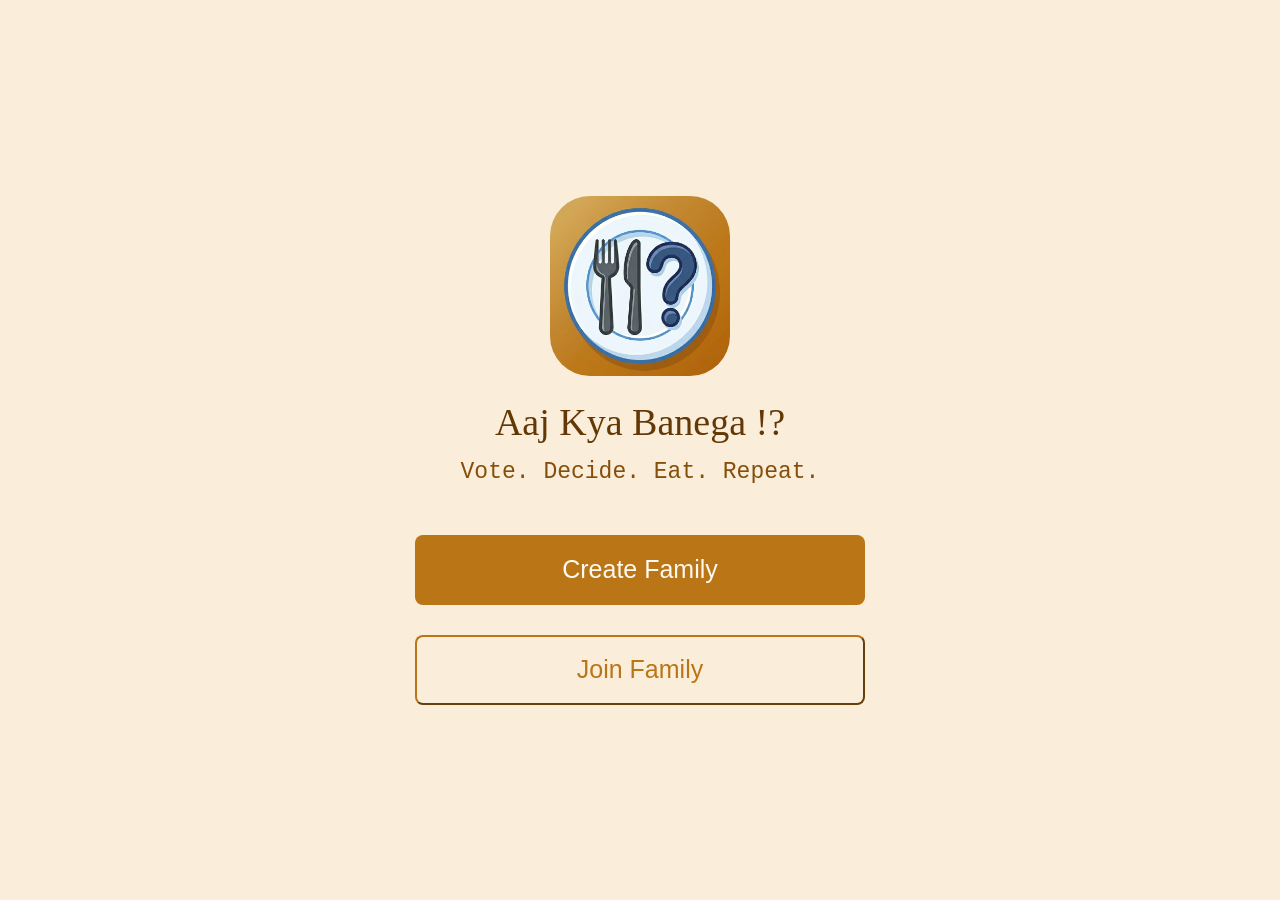
<file: index.html>
<!DOCTYPE html>
<html lang="en">
<head>
    <meta charset="UTF-8">
    <meta name="viewport" content="width=device-width, initial-scale=1.0">
    <title>Meal generator</title>
    <link rel="stylesheet" href="style.css">
</head>
<body class ="page-index">
    <div class="container">
        <div class="heading">
            <img src="app icon.png" alt="" id ='appIcon'>
            
            <div class="appName">
                Aaj Kya Banega !?
            </div>

            <div class="tagLine">
                    Vote. Decide. Eat. Repeat.
            </div>
        
        </div>

        <div class="buttons">
            <div>
                <button id="btn1" onclick="window.location.href='create.html'">Create Family</button>
            </div>
            <div>
                <button id="btn2" onclick="window.location.href='join.html'">Join Family</button>
            </div>
        </div>

    </div>

</body>
</html>
</file>
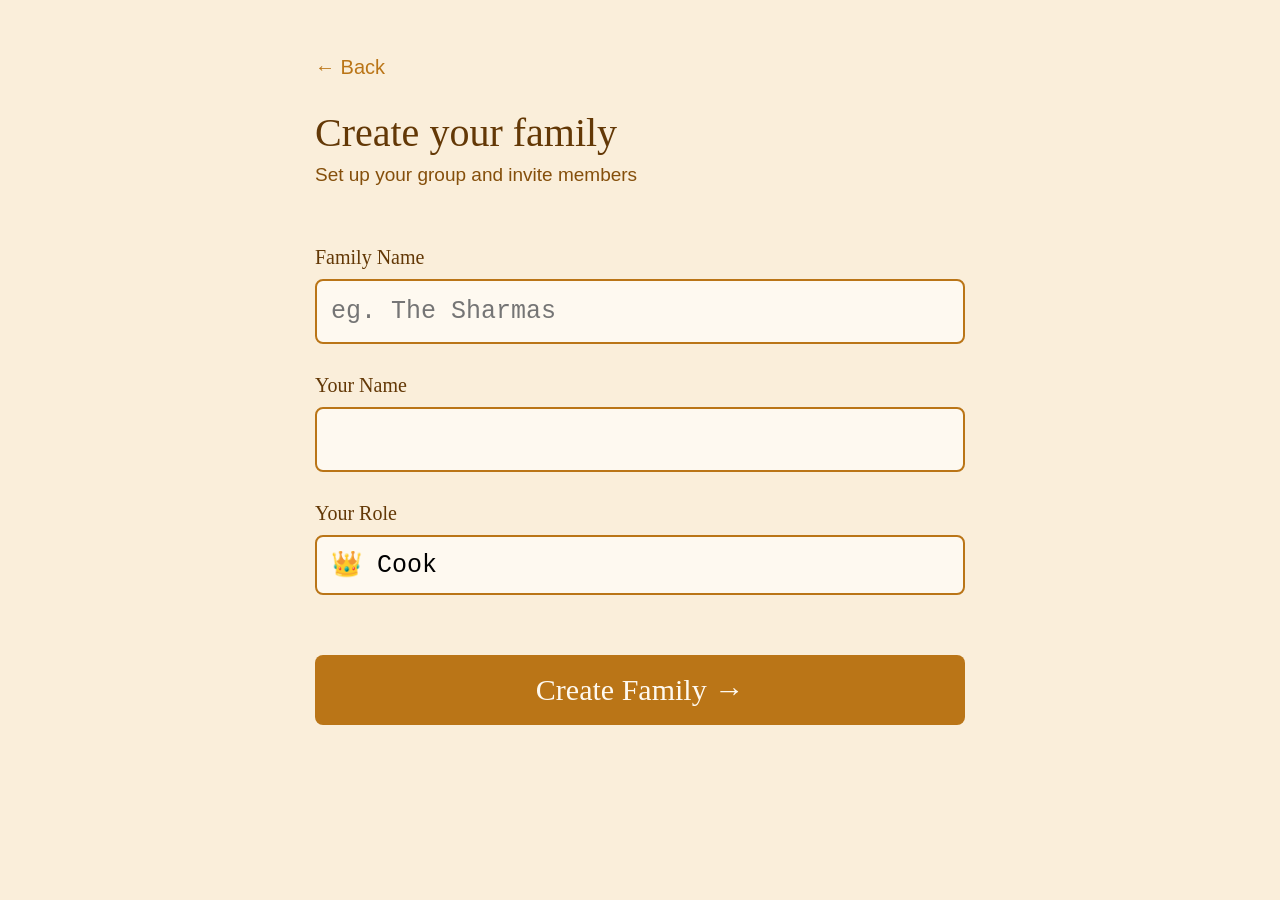
<file: create.html>
<!DOCTYPE html>
<html lang="en">
<head>
    <meta charset="UTF-8">
    <meta name="viewport" content="width=device-width, initial-scale=1.0">
    <title>Create and Register your family!</title>

    <link rel="stylesheet" href="style.css">
    
</head>
<body class = "page-create">
    
    <div class="createContainer">
        <nav class ="back" onclick="window.location.href='index.html'">
            ← Back
        </nav>

        <div class="create-heading">
            <div id="main-heading">
            Create your family
            </div>
            
            <div id="sub-heading">
            Set up your group and invite members
            </div>
        </div>

        <form class="register-form">

            <div class="fam-name">
                <label for="famName">Family Name</label>
                
                <input type="text" placeholder="eg. The Sharmas" id ="famName">
            </div>

            <div class="your-name">
                <label for="yourName">Your Name</label>
                
                <input type="text" id="yourName">
            </div>
            <div class="your-role">
                <label for="yourRole">Your Role</label>
                <select id = "yourRole">
                    <option value="cook">👑 Cook</option>
                    <option value="member">👨‍👩‍👧 Member</option>
                </select>
            </div>
            
            <div class="create_fam_button" >
                <button type = button > Create Family →</button> </div>

        </form>

        <section class = "fam-code-box" id ="hidden">
            <div class = "message"></div>
            <p>Your family code is </p>
            <h1 id="generatedCode">SHRM49</h1>
            <p>Share this with your family members</p>
            <button id = "copy-msg-btn" onclick="copyCode()">📋 Copy Code</button>

        </section>
    </div>

    <script src = "script.js"></script>
        
</body>
</html>
</file>
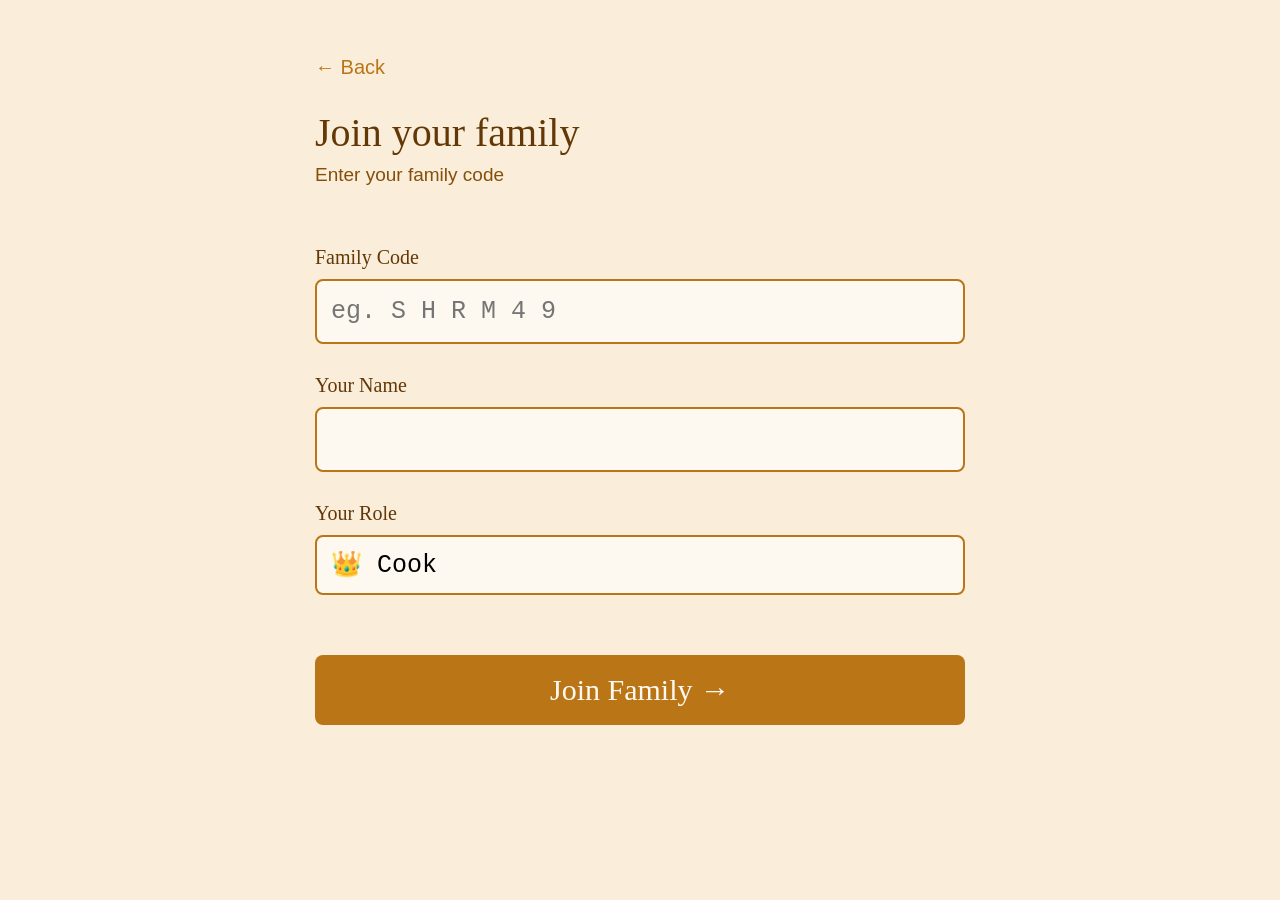
<file: join.html>
<!DOCTYPE html>
<html lang="en">
<head>
    <meta charset="UTF-8">
    <meta name="viewport" content="width=device-width, initial-scale=1.0">
    <title>Join Your Family</title>
    <link rel="stylesheet" href="style.css">
</head>

<body class = "page-join">
    
    <div class="joinContainer">
        <nav class ="back" onclick="window.location.href='index.html'">
            ← Back
        </nav>

        <div class="join-heading">
            <div id="join-main-heading">
            Join your family
            </div>
            
            <div id="join-sub-heading">
            Enter your family code 
            </div>
        </div>

        <form class="join-form">

            <div class="fam_code">
                <label for="fam_Code">Family Code</label>
                
                <input type="text" placeholder="eg. S H R M 4 9" id ="fam_Code">
            </div>

            <div class="your_Name">
                <label for="your_Name">Your Name</label>
                
                <input type="text" id="your_Name" >
            </div>            

            <div class="your_role">
                <label for="your_Role">Your Role</label>
                <select id = "your_Role">
                    <option value="cook">👑 Cook</option>
                    <option value="member">👨‍👩‍👧 Member</option>
                </select>
            </div>

            <div class="join_fam_button" >
                <button type = button > Join Family →</button> 
            </div>

        </form>
    </div>
     <script src = "script.js"></script>
</body>
</html>
</file>
<file: style.css>
* {
    margin: 0;
    padding: 0;
    box-sizing: border-box;
}
body{
    background-color: #FAEEDA;
    
}


/* =====================INDEX PAGE===================== */


.page-index{
    padding:0;
    margin:0;
    text-align: center;
}
.container{

    height:100vh;
    width:100vw;
    display:flex;
    flex-direction:column;
    justify-content:center;
    align-items: center;
}
img{
    height:180px;
    width:180px;
    border-radius:40px;
    margin-bottom: 20px ;
}
.appName{
    font-family:Cambria, Cochin, Georgia, Times, 'Times New Roman', serif;
    font-size: 38px ;
    color:#633806;
    font-weight: 500;
    margin-bottom: 15px;
}
.tagLine{
    font-family:'Courier New', Courier, monospace;
    font-size: 23px ;
    color:#854F0B;
    font-weight: 400;
    margin-bottom:50px;
}
#btn1{
    font-family: sans-serif;
    font-size: 25px;
    font-weight: 500;
    background-color:#BA7517 ;
    color:#FEF9F0;
    padding:14px;
    gap:20px;
    border:none;
    border-radius: 8px;
    height:70px;
    width:450px;
    margin-bottom: 30px;
}
#btn2{
    font-family: sans-serif;
    font-size: 25px;
    font-weight: 500;
    border-color:#BA7517;
    color:#BA7517;
    padding:14px;
    border-radius:8px;
    height:70px;
    width:450px;
    background-color: #FAEEDA;
}
#btn1:hover {
    background-color: #854F0B;
    cursor: pointer;
}

#btn2:hover {
    background-color: #f0d9b5;
    cursor: pointer;
}


/* ================================CREATE PAGE====================================*/

.page-create,
.page-join{
    padding:3.5rem 2rem;
    text-align: left;
}
.createContainer,
.joinContainer{
    max-width:650px;
    width: 100%;
    margin:0 auto;
    display:flex;
    flex-direction: column;
    gap:30px;
}
.register-form,
.join-form{
    display: flex;
    flex-direction: column;
}
.back{
    font-size:20px;
    color:#BA7517;
    font-family:sans-serif;
    font-weight: 300;
    cursor: pointer;
}
.back:hover{
    color:#854F0B;
}

.create-heading,
.join-heading{
    display:flex;
    flex-direction: column;
}

#main-heading,
#join-main-heading{
    color:#633806;
    font-family: serif;
    font-size:40px;
    font-weight:500 ;
    margin-bottom: 8px;
}
#sub-heading,
#join-sub-heading{
    font-size:19px;
    font-weight:400;
    font-family: sans-serif;
    color:#854F0B;
    margin-bottom: 30px;
}
.page-create label,
.page-join label{
    display: block;
    font-family:'Times New Roman', Times, serif;
    font-size: 20px;
    font-weight: 500;
    color: #633806;
    margin-bottom: 10px;
}
.page-create input,
.page-join input{
    border: 2px solid #BA7517;
    border-radius: 8px;
    background: #FEF9F0;
    padding:12px 14px;
    margin-bottom: 30px;
    width:100%;
    height:65px;
    font-size: 25px;
    font-family: 'Courier New', Courier, monospace;
    box-sizing: border-box;
}
.page-create select,
.page-join select{
    border: 2px solid #BA7517;
    border-radius: 8px;
    background: #FEF9F0;
    padding:12px 14px;
    margin-bottom: 30px;
    width:100%;
    height:60px;
    font-size: 25px;
    appearance: none;
    box-sizing: border-box;
    font-family: 'Courier New', Courier, monospace;

}

.create_fam_button button,
.join_fam_button button{
    padding: 14px;
    border: none;
    border-radius: 8px;
    width:100%;
    height:70px;
    font-size: 30px;
    cursor:pointer;
    background-color:#BA7517;
    color: #FEF9F0;
    font-weight: 500;
    font-family:Georgia, 'Times New Roman', Times, serif;
    margin-top:30px;
    box-sizing: border-box;
    margin-bottom: 30px;

}
.fam-code-box{
    border: 2px solid #BA7517;
    border-radius: 8px;
    background: #FEF9F0;
    padding:40px 25px;
    text-align: center;
    color:#854F0B;
    font-weight: 500;
    max-height: 900px;

    display:none;
}
.fam-code-box #generatedCode{
    margin-bottom: 20px;
    font-size:50px;
    font-weight:600;
    color:#633806;
    letter-spacing: 8px;    
}
.fam-code-box p{
    margin-bottom: 20px;
    font-size: large;
}
.fam-code-box #copy-msg-btn{
    border: none;
    border-radius: 8px;
    cursor:pointer;
    background-color:#BA7517;
    color: #FEF9F0;
    font-weight: 300;
    height:50px;
    width:190px;
    font-size: 22px;
   
    font-family:Georgia, 'Times New Roman', Times, serif;
}
</file>
